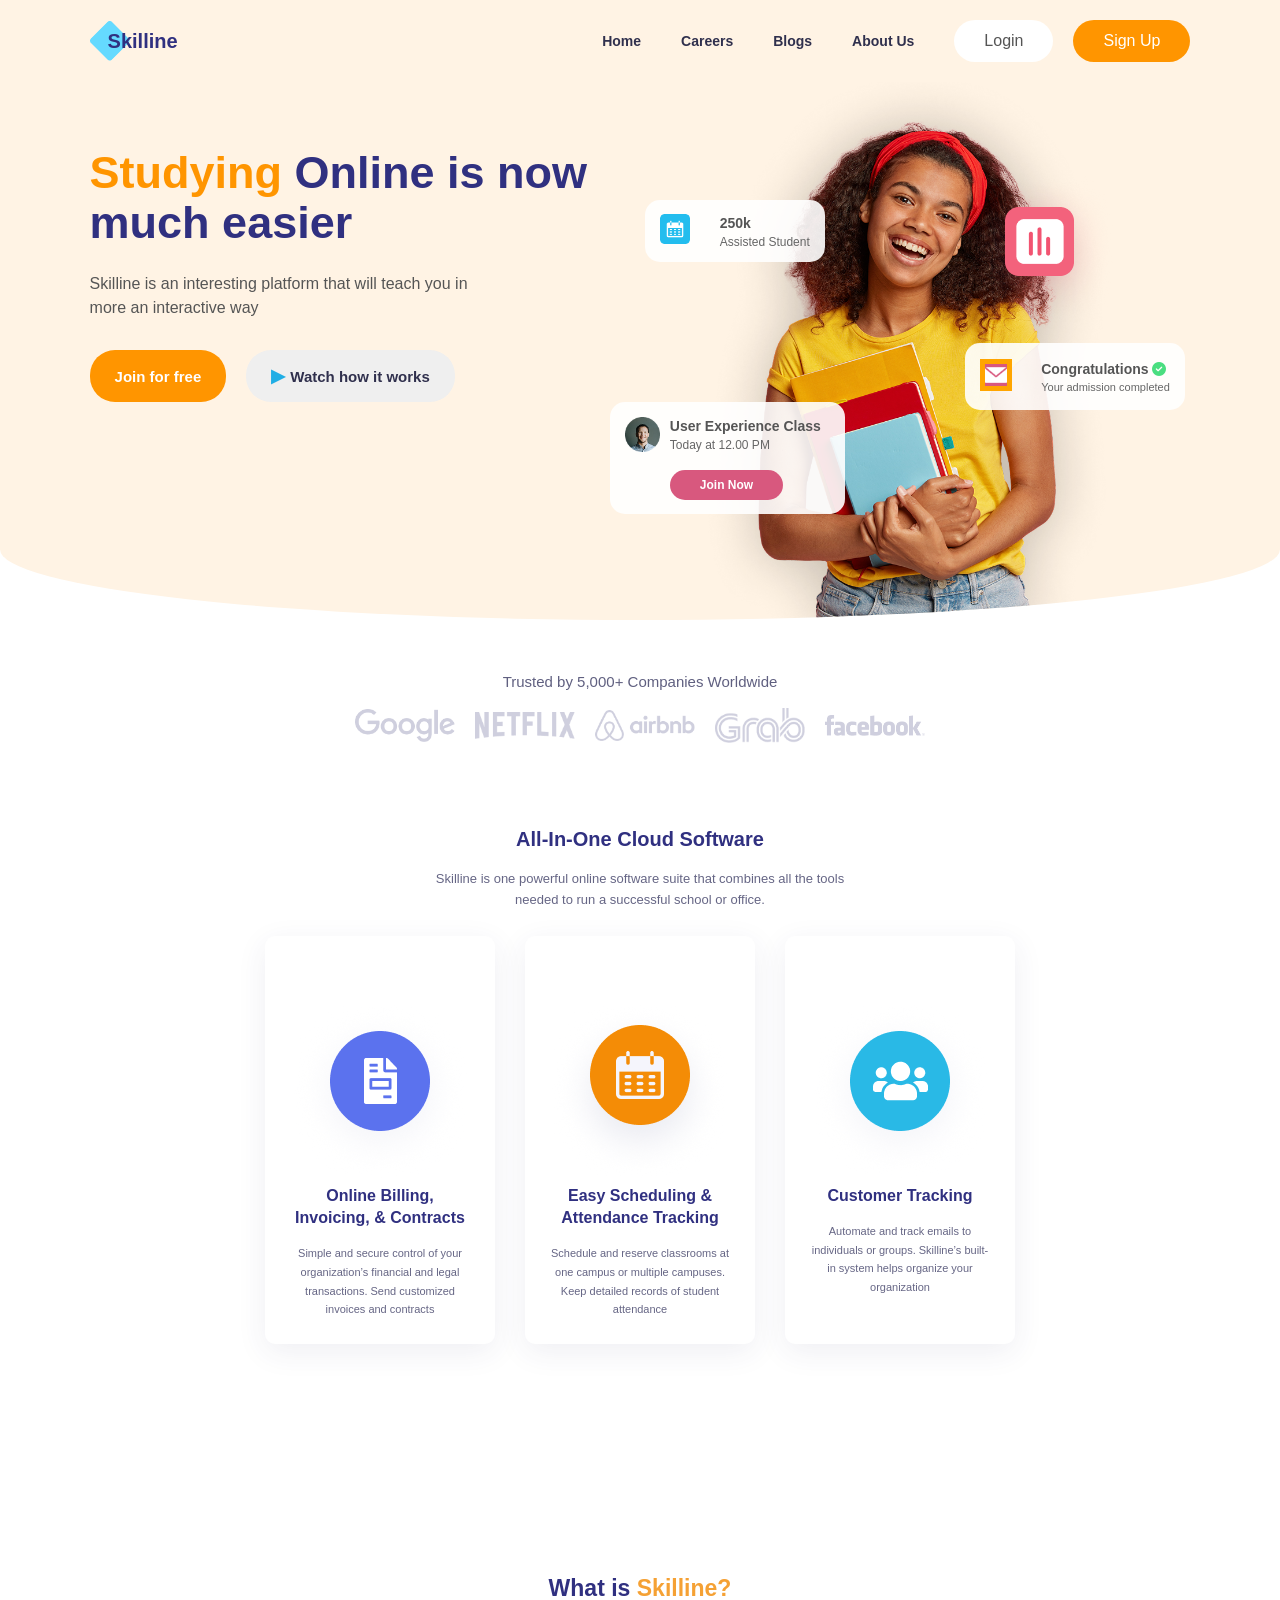
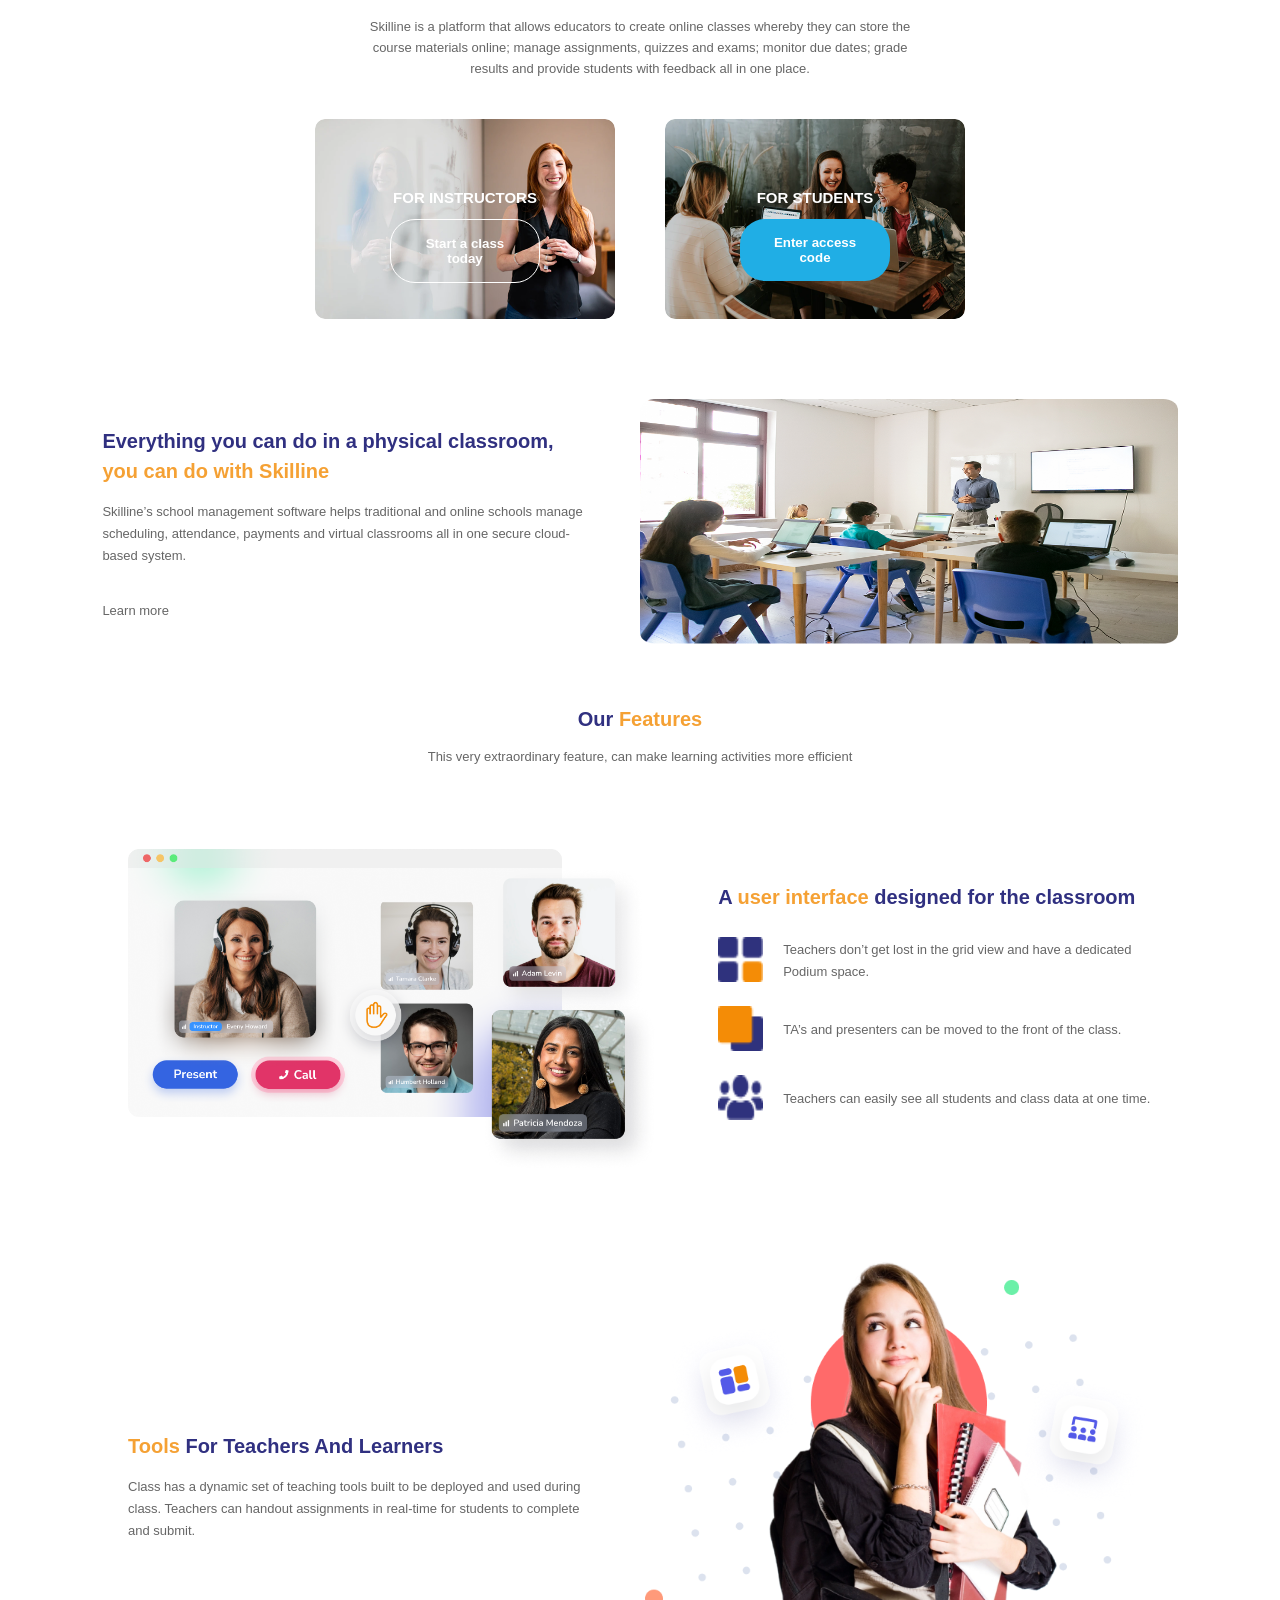
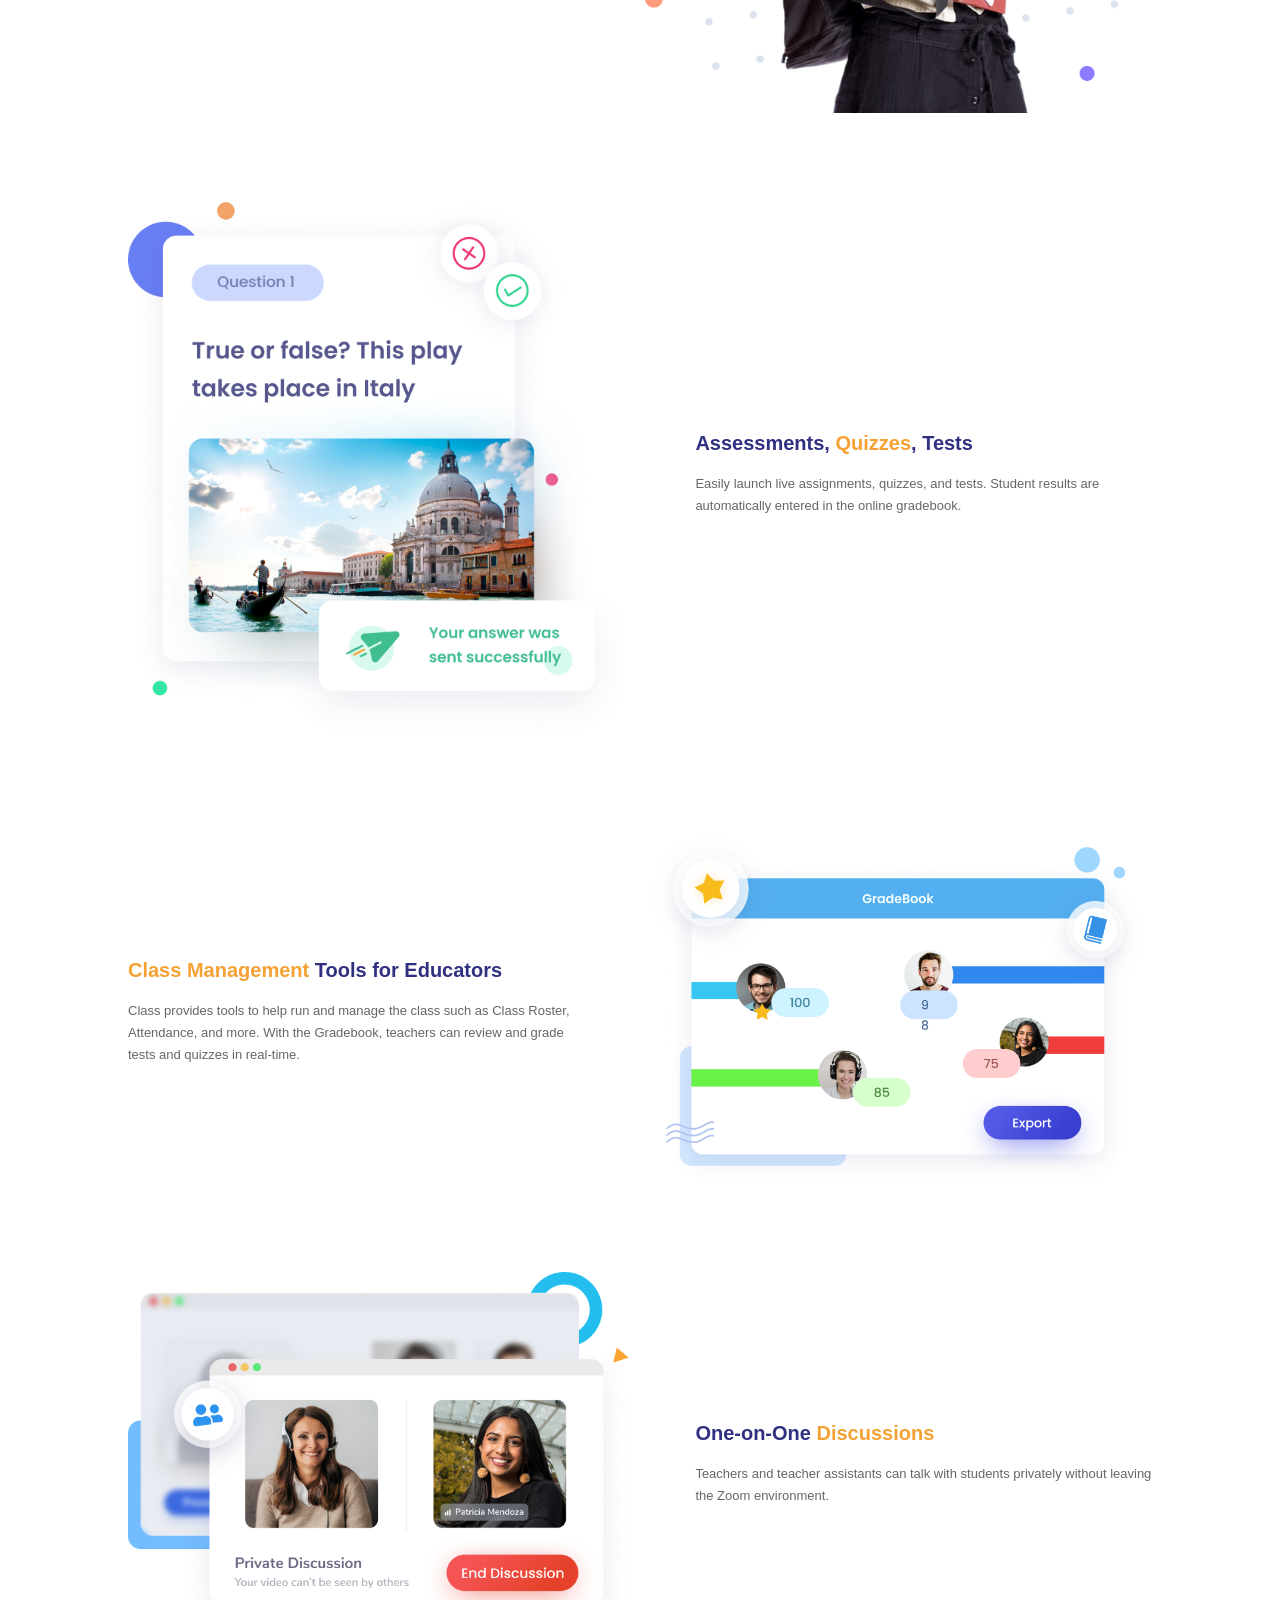
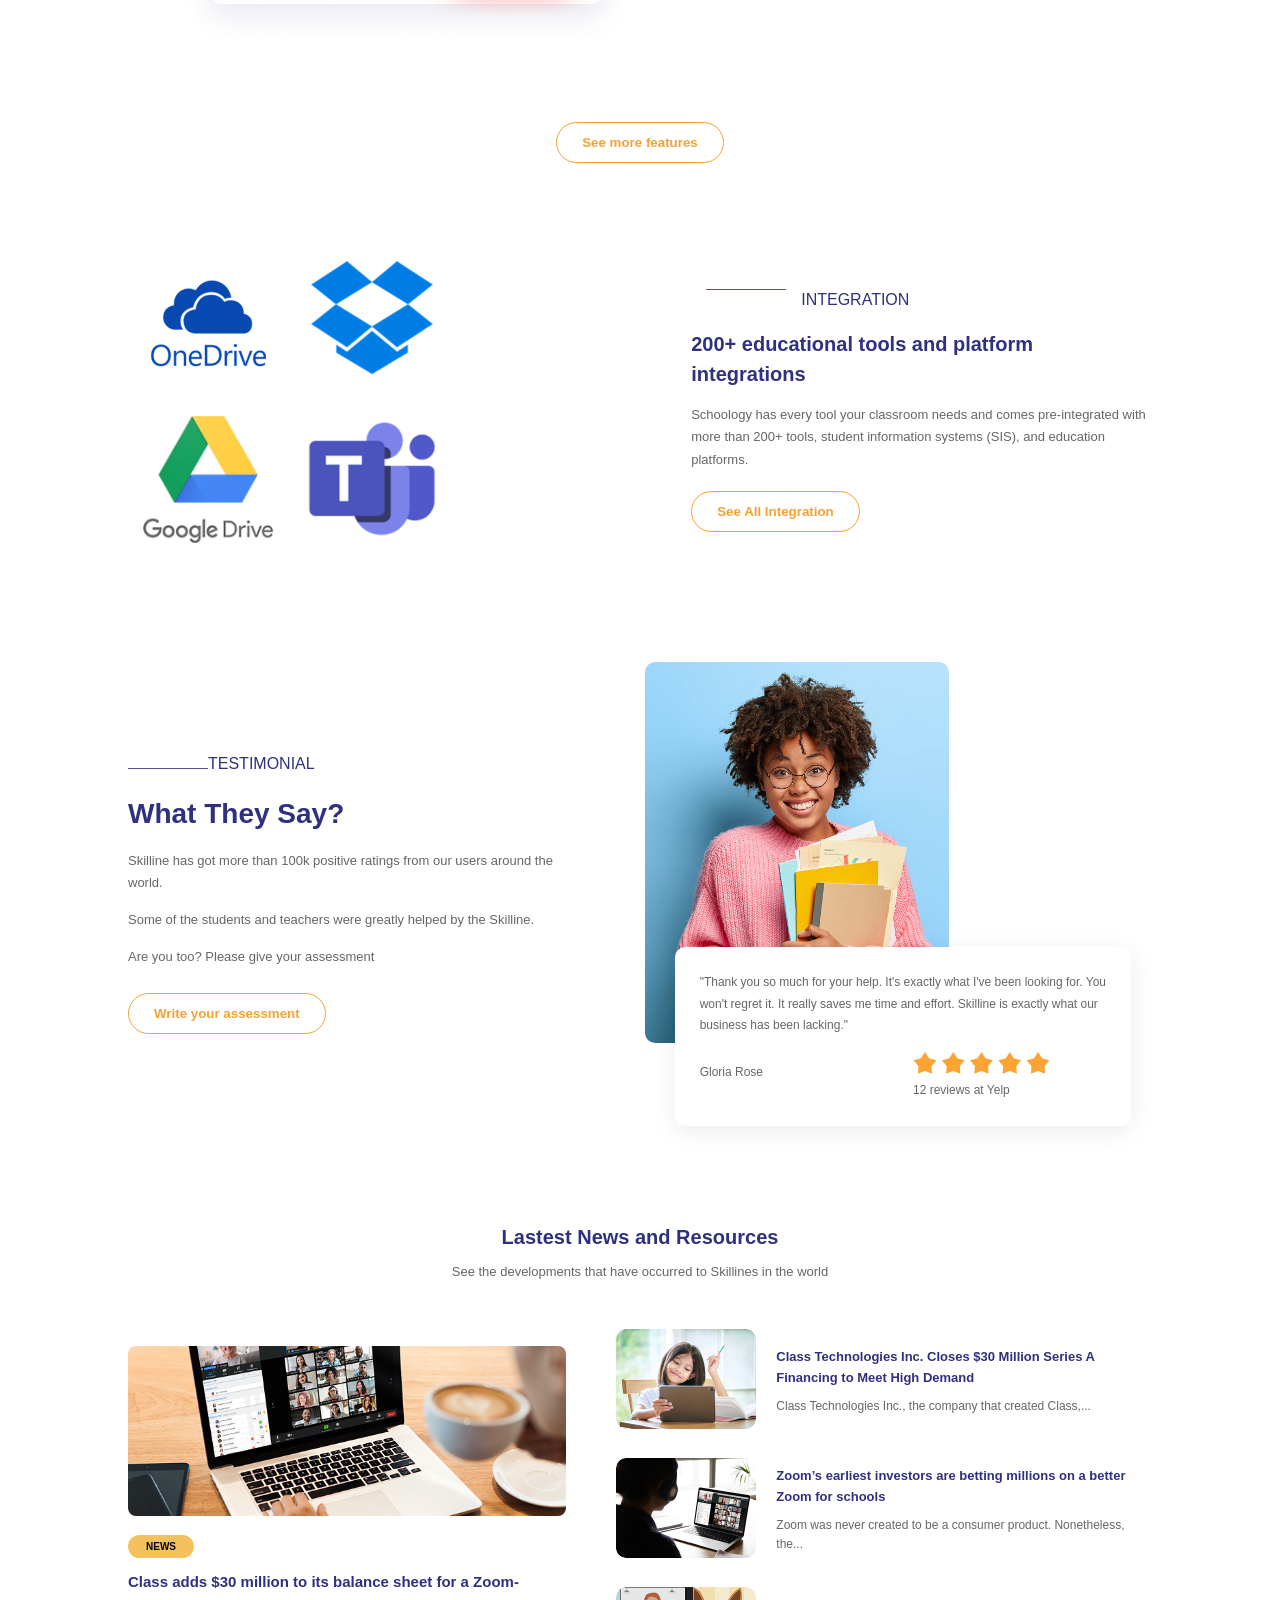
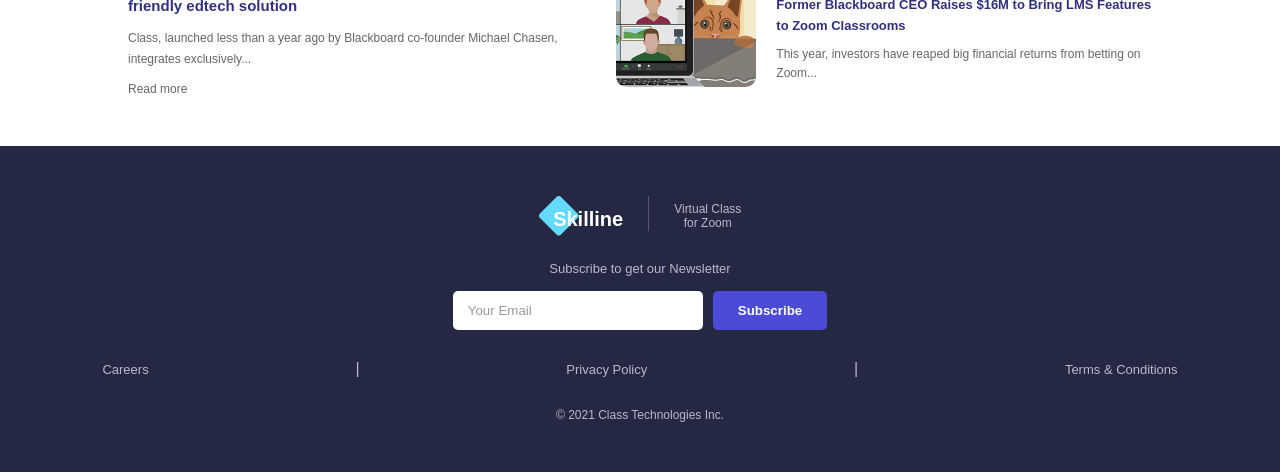
<file: index.html>
<!doctype html>
<html lang="en">
  <head>
    <meta charset="UTF-8" />
    <meta name="viewport" content="width=device-width, initial-scale=1.0" />
    <title>Online learning landing page</title>
    <link rel="stylesheet" href="css/main.css" />
    <link rel="stylesheet" href="https://cdnjs.cloudflare.com/ajax/libs/font-awesome/6.5.2/css/all.min.css">
  </head>
  <body>
    <div class="main-wrapper">
      <header>
        <div class="home-wrapper">
          <div class="header">
            <div class="logo">
              <img src="images/Polygon 1.png" width="40px" height="40px" />
              <span class="logo-text">Skilline </span>
            </div>
            <div class="navbar">
              <div class="nav">
                <ul>
                  <li><a href="#home">Home</a></li>
                  <li><a href="#careers">Careers</a></li>
                  <li><a href="#blogs">Blogs</a></li>
                  <li><a href="#about">About Us</a></li>
                </ul>
              </div>
              <div class="btn">
                <button class="btn-1">Login</button>
                <button class="btn-2">Sign Up</button>
              </div>
            </div>
          </div>
        </div>
      </header>

      <!-- main -->
      <main>
        <!-- home section -->
        <section class="hero"  id="home">
          <div class="hero-content">
            <h1><span>Studying</span> Online is now much easier</h1>

            <p class="p1">
              Skilline is an interesting platform that will teach you in more an
              interactive way
            </p>

            <div class="hero-buttons">
              <button>Join for free</button>
              <button class="watch">▶
              <span>Watch how it works</span></button>
            </div>
          </div>
          <div class="box">
            <div class="small-box1">
              <div class="student-box">
                <div><img src="images/Group 6.png" alt="" /></div>
                <div>
                  <strong>250k</strong>
                  <p>Assisted Student</p>
                </div>
              </div>
              <div class="user-box">
                <div><img src="images/Ellipse.png" alt="" /></div>
                <div>
                  <strong>User Experience Class</strong><br />
                  <p>Today at 12.00 PM</p>
                  <br />
                  <button>Join Now</button>
                </div>
              </div>
            </div>

            <div class="hero-image">
              <img
                src="images/lovely-teenage-girl-with-curly-hair-posing-yellow-tshirt-min 1.png"
                alt="Student"
              />
            </div>
            <div class="small-box2">
              <div class="icon"><img src="images/Group 9.png" alt="" /></div>
              <div class="congratulations-box">
                <div><img src="images/email 2 1.png" class="email" alt="" /></div>
                <div>
                  <strong>Congratulations <i class="fa-solid fa-circle-check"></i></strong>
                  <p>Your admission completed</p>
                </div>
              </div>
            </div>
          </div>
        </section>
        <!-- career section -->
        <section class="career-section" id="careers">
          <div class="wrapper">
            <div class="row-1">
              <p>Trusted by 5,000+ Companies Worldwide</p>
              <div>
                <img src="images/google-2015 1.png" alt="" />
                <img src="images/Vector (1).png" alt="" />
                <img src="images/Vector (2).png" alt="" />
                <img src="images/Vector (3).png" alt="" />
                <img src="images/Vector.png" alt="" />
              </div>
            </div>
            <div class="row-2">
              <h5>All-In-One Cloud Software</h5>
              <p>
                Skilline is one powerful online software suite that combines all
                the tools needed to run a successful school or office.
              </p>
            </div>
         
            <div class="row-4">
              <div>
                <div><img src="images/Group 79.png" alt="" /></div>
                <h5>Online Billing, Invoicing, & Contracts</h5>
                <p>
                  Simple and secure control of your organization’s financial and
                  legal transactions. Send customized invoices and contracts
                </p>
              </div>
              <div>
                <div><img src="images/Group 80.png" alt="" /></div>
                <h5>Easy Scheduling & Attendance Tracking</h5>
                <p>
                  Schedule and reserve classrooms at one campus or multiple
                  campuses. Keep detailed records of student attendance
                </p>
              </div>
              <div>
                   <div >
              
              
              <img src="images/Group 81.png" alt="" />
            </div>
                <h5>Customer Tracking</h5>
                <p>
                  Automate and track emails to individuals or groups. Skilline’s
                  built-in system helps organize your organization
                </p>
              </div>
            </div>
          </div>
        </section>
        <!-- blog section -->
        <section class="blog-section" id="blogs">
          <div class="blog-wrapper">
            <div class="blog-section">
              <div class="blog-row-1">
                <div class="ro1-content">
                  <h4>What is <span>Skilline?</span></h4>
                  <p>
                    Skilline is a platform that allows educators to create
                    online classes whereby they can store the course materials
                    online; manage assignments, quizzes and exams; monitor due
                    dates; grade results and provide students with feedback all
                    in one place.
                  </p>
                </div>

                <div>
                  <div>
                    <strong>FOR INSTRUCTORS</strong>
                    <button class="r-btn">Start a class today</button>
                    <img src="images/Rectangle 19.png" alt="" />
                  </div>
                  <div>
                    <strong>FOR STUDENTS</strong>
                    <button class="r-btn">Enter access code</button>
                    <img src="images/Rectangle 21.png" alt="" />
                  </div>
                </div>
              </div>
              <div class="blog-row-2">
                <div>
                  <strong
                    >Everything you can do in a physical classroom,
                    <span>you can do with Skilline</span></strong
                  >
                  <p>
                    Skilline’s school management software helps traditional and
                    online schools manage scheduling, attendance, payments and
                    virtual classrooms all in one secure cloud-based system.
                  </p>
                  <br />
                  <p>Learn more</p>
                </div>
                <div>
                  <img
                    src="images/confident-teacher-explaining-lesson-pupils 1.png"
                    alt=""
                  />
                </div>
              </div>
            </div>
          </div>
        </section>
        <!-- about section -->
        <section class="about-section" id="about">
          <div class="about">
            <div class="about-row-1">
              <h5>Our <span>Features</span></h5>
              <p>
                This very extraordinary feature, can make learning activities
                more efficient
              </p>
            </div>

            <div class="about-row-2">
              <div class="col-1">
                <img
                  src="images/Group 71.png"
                  alt=""
                  width="600px"
                  height="336px"
                />
              </div>
              <div class="col-2">
                <h4>
                  A <span>user interface</span> designed for the classroom
                </h4>
                <div class="about-row2-col2">
                  <div><img src="images/Group 72.png" alt="" /></div>
                  <div>
                    <p>
                      Teachers don’t get lost in the grid view and have a
                      dedicated Podium space.
                    </p>
                  </div>
                </div>
                <div class="about-row2-col3">
                  <div><img src="images/Group 73.png" alt="" /></div>
                  <div>
                    <p>
                      TA’s and presenters can be moved to the front of the
                      class.
                    </p>
                  </div>
                </div>
                <div class="about-row2-col4">
                  <div><img src="images/Vector (4).png" alt="" /></div>
                  <div>
                    <p>
                      Teachers can easily see all students and class data at one
                      time.
                    </p>
                  </div>
                </div>
              </div>
            </div>
            <div class="about-row-3">
              <div class="about-row-3-col-1">
                <h4><span> Tools</span> For Teachers And Learners</h4>
                <p>
                  Class has a dynamic set of teaching tools built to be deployed
                  and used during class. Teachers can handout assignments in
                  real-time for students to complete and submit.
                </p>
              </div>
              <div class="about-row-3-col-2">
                <img src="images/Group 122.png" alt="" />
              </div>
            </div>
            <div class="about-row-4">
              <div class="about-row-4-col-1">
                <img src="images/Group 92.png" alt="" />
              </div>
              <div class="about-row-4-col-2">
                <h4>Assessments, <span>Quizzes</span>, Tests</h4>
                <p>
                  Easily launch live assignments, quizzes, and tests. Student
                  results are automatically entered in the online gradebook.
                </p>
              </div>
            </div>
            <div class="about-row-5">
              <div class="about-row-5-col-1">
                <h4><span>Class Management</span> Tools for Educators</h4>
                <p>
                  Class provides tools to help run and manage the class such as
                  Class Roster, Attendance, and more. With the Gradebook,
                  teachers can review and grade tests and quizzes in real-time.
                </p>
              </div>
              <div class="about-row-5-col-2">
                <img src="images/Group 124.png" alt="" />
              </div>
            </div>
            <div class="about-row-6">
              <div class="about-row-6-col-1">
                <img src="images/Group 106.png" alt="" />
              </div>
              <div class="about-row-6-col-2">
                <h4>One-on-One <span>Discussions</span></h4>
                <p>
                  Teachers and teacher assistants can talk with students
                  privately without leaving the Zoom environment.
                </p>
              </div>
            </div>
            <div class="about-row-btn">
              <button>See more features</button>
            </div>
            <div class="about-row-7">
              <div>
                <img src="images/image 2.png" alt="" />
                <img src="images/image 5.png" alt="" />
                <img src="images/image 3.png" alt="" />
                <img src="images/image 6.png" alt="" />
              </div>
              <div>
                <img src="images/Line 5.png" alt="" />INTEGRATION
                <h4>200+ educational tools and platform integrations</h4>
                <p>
                  Schoology has every tool your classroom needs and comes
                  pre-integrated with more than 200+ tools, student information
                  systems (SIS), and education platforms.
                </p>
                <button>See All Integration</button>
              </div>
            </div>
            <div class="about-row-8">
              <div class="about-row-8-col-1">
                <img src="images/Line 5.png" alt="" />TESTIMONIAL
                <h4>What They Say?</h4>
                <p>
                  Skilline has got more than 100k positive ratings from our
                  users around the world.
                </p>
                <p>
                  Some of the students and teachers were greatly helped by the
                  Skilline.
                </p>
                <p>Are you too? Please give your assessment</p>
                <button>Write your assessment</button>
              </div>
              <div class="about-row-8-col-2">
                <div>
                  <img
                    src="images/smiling-woman-with-afro-posing-pink-sweater 1.png"
                    alt=""
                  />
                </div>
                <div>
                  <p>
                    "Thank you so much for your help. It's exactly what I've
                    been looking for. You won't regret it. It really saves me
                    time and effort. Skilline is exactly what our business has
                    been lacking."
                  </p>
                  <div class="name-rate">
                    <div class="name"><p>Gloria Rose</p></div>
                    <div class="rate">
                      <img src="images/Group 29.png" alt="" />
                      <p>12 reviews at Yelp</p>
                    </div>
                  </div>
                </div>
              </div>
            </div>
            <div class="about-row-9">
              <div class="about-row-9-R1">
                <h4>Lastest News and Resources</h4>
                <p>
                  See the developments that have occurred to Skillines in the
                  world
                </p>
              </div>
              <div class="about-row-9-R2">
                <div class="about-row-9-R2-col-1">
                  <img src="images/Rectangle 32.png" alt="" />
                  <button>NEWS</button>
                  <h5>
                    Class adds $30 million to its balance sheet for a
                    Zoom-friendly edtech solution
                  </h5>
                  <p>
                    Class, launched less than a year ago by Blackboard
                    co-founder Michael Chasen, integrates exclusively...
                  </p>
                  <p>Read more</p>
                </div>
                <div class="about-row-9-R2-col-2">
                  <div class="news-1">
                    <div><img src="images/Rectangle 33.png" alt="" /></div>
                    <div>
                      <h5>
                        Class Technologies Inc. Closes $30 Million Series A
                        Financing to Meet High Demand
                      </h5>
                      <p>
                        Class Technologies Inc., the company that created
                        Class,...
                      </p>
                    </div>
                  </div>
                  <div class="news-2">
                    <div><img src="images/Rectangle 34.png" alt="" /></div>
                    <div>
                      <h5>
                        Zoom’s earliest investors are betting millions on a
                        better Zoom for schools
                      </h5>
                      <p>
                        Zoom was never created to be a consumer product.
                        Nonetheless, the...
                      </p>
                    </div>
                  </div>
                  <div class="news-3">
                    <div><img src="images/Rectangle 37.png" alt="" /></div>
                    <div>
                      <h5>
                        Former Blackboard CEO Raises $16M to Bring LMS Features
                        to Zoom Classrooms
                      </h5>
                      <p>
                        This year, investors have reaped big financial returns
                        from betting on Zoom...
                      </p>
                    </div>
                  </div>
                </div>
              </div>
            </div>
          </div>
        </section>
      </main>
      <!-- footer -->
      <footer class="footer">
        <div class="footer-logo">
          <div>
            <img src="images/Polygon 1.png" alt="" />
            <strong class="text-logo">Skilline</strong>
          </div>

          <span>Virtual Class<br />for Zoom</span>
        </div>

        <div class="newsletter">
          <p>Subscribe to get our Newsletter</p>

          <div class="subscribe">
            <input type="email" placeholder="Your Email" />
            <button>Subscribe</button>
          </div>
        </div>

        <div class="footer-links">
          <a href="#">Careers</a>
          <span>|</span>
          <a href="#">Privacy Policy</a>
          <span>|</span>
          <a href="#">Terms & Conditions</a>
        </div>

        <p class="copyright">© 2021 Class Technologies Inc.</p>
      </footer>
    </div>
  </body>
</html>
</file>
<file: css/main.css>
* {
  margin: 0;
  padding: 0;
  box-sizing: border-box;
}

body {
  font-family: Arial, Helvetica, sans-serif;
  color: #303080;
}

a {
  color: #000000;
  text-decoration: none;
}

.home-wrapper {
  background-color: #fff3e4;
  padding: 30px 7% 0;
}

.header {
  display: flex;
  justify-content: space-between;
  align-items: center;
  position: fixed;
  top: 0;
  left: 0;
  width: 100%;
  padding: 20px 7%;
  background-color: #fff3e4;
  z-index: 1000;
}

.logo {
  display: flex;
  align-items: center;
  gap: 8px;
}
.logo img {
  width: 40px;
  height: 40px;
}
.logo-text {
  font-size: 20px;
  font-weight: 600;
  margin-left: -30px;
}

.navbar {
  display: flex;
  align-items: center;
  gap: 40px;
}

.nav ul {
  display: flex;
  align-items: center;
  gap: 40px;
  list-style: none;
}
.nav li {
  color: #30304d;
  font-size: 14px;
  cursor: pointer;
  font-weight: 800;
}
.nav li a {
  color: #30304d;
  text-decoration: none;
}
.nav li a:hover {
  color: blue;
}

.btn {
  display: flex;
  gap: 20px;
}
.btn button {
  padding: 12px 30px;
  border: none;
  border-radius: 25px;
  cursor: pointer;
}
.btn-1 {
  background-color: #ffffff;
  color: #555;
  font-size: 1rem;
  font-weight: 400;
}
.btn-2 {
  background-color: #ff9500;
  color: #ffffff;
  font-size: 1rem;
  font-weight: 400;
}

/* HERO */
.hero {
  position: relative;
  background-color: #fff3e4;
  min-height: 590px;
  padding: 100px 7% 0;
  display: flex;
  justify-content: space-between;
  align-items: center;
  overflow: hidden;
  border-radius: 0 0 50% 50%/0 0 12% 12%;
}

/* HERO CONTENT */
.hero-content {
  width: 48%;
  z-index: 3;
  margin-top: -200px;
}

.hero-content h1 {
  font-size: 45px;
  line-height: 1.1;
  color: #303080;
  max-width: 500px;
}

.hero-content h1 span {
  color: #ff9500;
}

/* DESCRIPTION */
.hero-content p {
  margin-top: 25px;
  line-height: 1.5;
  color: #555;
  max-width: 400px;
}

/* HERO BUTTONS */
.hero-buttons {
  display: flex;
  gap: 20px;
  margin-top: 30px;
}

.hero-buttons button {
  border: none;
  border-radius: 25px;
  cursor: pointer;
}

.hero-buttons button:first-child {
  padding: 15px 25px;
  color: #ffffff;
  font-size: 15px;
  background-color: #ff9500;
}

.watch {
  padding: 15px 25px;
  color: #20aee5;
  font-size: 18px;
  align-items: center;
  text-align: center;
}

.hero-buttons span {
  color: #30304d;
  font-size: 15px;
  font-weight: 800;
}

/* RIGHT SIDE */
.box {
  position: absolute;
  right: 9%;
  bottom: 0;
  width: 550px;
  height: 520px;
}

/* GIRL IMAGE */
.hero-image {
  position: absolute;
  right: 40px;
  bottom: 0;
  width: 430px;
  z-index: 2;
}

.hero-image img {
  display: block;
  width: 100%;
  height: auto;
}

/* 250K STUDENT CARD */
.small-box1 {
  position: absolute;
  left: -60px;
  top: 100px;
  z-index: 4;
}

.student-box {
  background-color: rgba(255, 255, 255, 0.9);
  padding: 15px;
  width: 180px;
  height: 62px;
  border-radius: 15px;
  display: flex;
  justify-content: space-between;
  align-items: center;
  gap: 12px;
  margin-left: 90px;
}

.student-box img {
  width: 30px;
  height: auto;
}

.student-box strong {
  font-size: 14px;
  color: #555;
}

.student-box p {
  font-size: 12px;
  color: #666;
  margin-top: 3px;
}

/* USER EXPERIENCE CARD */
.user-box {
  background-color: rgba(255, 255, 255, 0.9);
  padding: 15px;
  width: 235px;
  height: 112px;
  border-radius: 15px;
  display: flex;
  align-items: flex-start;
  gap: 10px;
  margin-top: 140px;
  margin-left: 55px;
}

.user-box img {
  width: 35px;
  height: 35px;
}

.user-box strong {
  font-size: 14px;
  color: #555;
}

.user-box p {
  font-size: 12px;
  color: #666;
  margin-top: 3px;
}

.user-box button {
  padding: 8px 30px;
  border: none;
  border-radius: 25px;
  background-color: #d8587e;
  color: #ffffff;
  cursor: pointer;
  font-size: 12px;
}

/* CONGRATULATIONS CARD */
.small-box2 {
  position: absolute;
  right: -70px;
  top: 215px;
  z-index: 4;
}

.congratulations-box {
  background-color: rgba(255, 255, 255, 0.9);
  padding: 15px;
  width: 220px;
  height: 67px;
  border-radius: 15px;
  display: flex;
  justify-content: space-between;
  align-items: center;
  gap: 12px;
  margin-top: 15px;
  margin-right: 50px;
}

.congratulations-box img {
  width: 32px;
  height: auto;
  background-color: #d8587e;
  border: 1px solid orange;
  border-width: 5px;
}

.congratulations-box strong {
  font-size: 14px;
  color: #555;
}
.congratulations-box strong .fa-circle-check {
  color: #4ade80;
}

.congratulations-box p {
  font-size: 11px;
  color: #666;
  margin-top: 3px;
}

.icon {
  margin-top: -140px;
}

/* CAREER SECTION */
.career-section {
  margin-top: 25px;
}

.wrapper {
  width: 100%;
  min-height: 100vh;
  padding: 28px 8% 70px;
  text-align: center;
}

/* FIRST ROW */
.row-1 {
  display: flex;
  flex-direction: column;
  align-items: center;
}
.row-1 > p {
  font-size: 15px;
  color: #606080;
  margin-bottom: 18px;
}
.row-1 {
  /* COMPANY LOGOS */
}
.row-1 > div {
  width: 100%;
  display: flex;
  align-items: center;
  justify-content: center;
  gap: 20px;
}
.row-1 {
  /* LOGO IMAGES */
}
.row-1 img {
  max-width: 100px;
  max-height: 35px;
}

/* SECOND ROW */
.row-2 {
  margin-top: 85px;
  display: flex;
  flex-direction: column;
  align-items: center;
  /* HEADING */
}
.row-2 h5 {
  font-size: 20px;
  color: #303080;
  font-weight: 700;
  margin-bottom: 18px;
}
.row-2 h5 span {
  color: #ff9500;
}
.row-2 {
  /* DESCRIPTION */
}
.row-2 p {
  max-width: 410px;
  font-size: 13px;
  line-height: 1.6;
  color: #666685;
}

/* THIRD ROW */
.row-3 {
  display: grid;
  grid-template-columns: repeat(3, 1fr);
  gap: 30px;
  max-width: 750px;
  margin: 82px auto 0;
  /* ICONS */
}
.row-3 img {
  width: 52px;
  height: 52px;
  justify-self: center;
  position: relative;
  z-index: 2;
}

/* FOURTH ROW */
.row-4 {
  display: grid;
  grid-template-columns: repeat(3, 1fr);
  gap: 30px;
  max-width: 750px;
  margin: -25px auto 0;
}
.row-4 > div {
  max-width: 450px;
  padding: 65px 25px 25px;
  background-color: #ffffff;
  border-radius: 10px;
  box-shadow: 0 8px 30px rgba(45, 45, 100, 0.08);
  margin-top: 50px;
  display: flex;
  flex-direction: column;
  align-items: center;
  transition: transform 0.3s ease;
}
.row-4 > div:hover {
  transform: translateY(-10px);
  background-color: aliceblue;
}
.row-4 h5 {
  max-width: 210px;
  font-size: 16px;
  line-height: 1.4;
  color: #303080;
  font-weight: 800;
  margin-bottom: 15px;
}
.row-4 p {
  max-width: 205px;
  font-size: 11px;
  line-height: 1.7;
  color: #666685;
}

/* BLOG SECTION */
.blog-wrapper {
  width: 100%;
  padding: 30px 8%;
}

/* FIRST ROW */
.blog-row-1 {
  text-align: center;
}
.blog-row-1 .ro1-content h4 {
  font-size: 23px;
  margin-bottom: 15px;
}
.blog-row-1 .ro1-content h4 span {
  color: #f5a134;
}
.blog-row-1 .ro1-content p {
  width: 550px;
  max-width: 100%;
  margin: auto;
  line-height: 1.6;
  color: #666;
  font-size: 13px;
}
.blog-row-1 {
  /* TOP IMAGES */
}
.blog-row-1 > div:nth-child(2) {
  display: flex;
  justify-content: center;
  gap: 50px;
  margin-top: 40px;
}
.blog-row-1 > div:nth-child(2) > div {
  width: 300px;
  height: 200px;
  position: relative;
  overflow: hidden;
  border-radius: 10px;
}
.blog-row-1 img {
  width: 100%;
  height: 100%;
  -o-object-fit: cover;
     object-fit: cover;
}
.blog-row-1 {
  /* TEXT ON IMAGES */
}
.blog-row-1 strong {
  position: absolute;
  top: 70px;
  left: 0;
  width: 100%;
  color: #ffffff;
  z-index: 2;
  font-size: 15px;
}
.blog-row-1 {
  /* BUTTONS ON IMAGES */
}
.blog-row-1 .r-btn {
  position: absolute;
  top: 100px;
  left: 50%;
  transform: translateX(-50%);
  padding: 1rem 2rem;
  border: 1px solid #ffffff;
  border-radius: 25px;
  background: transparent;
  color: #ffffff;
  z-index: 2;
}
.blog-row-1 > div:nth-child(2) > div:nth-child(2) button {
  background: #20aee5;
  border: none;
}

/* SECOND ROW */
.blog-row-2 {
  display: flex;
  justify-content: space-between;
  align-items: center;
  gap: 50px;
  margin-top: 80px;
  /* LEFT SIDE */
}
.blog-row-2 > div:first-child {
  width: 45%;
}
.blog-row-2 strong {
  font-size: 20px;
  line-height: 1.5;
}
.blog-row-2 strong span {
  color: #f5a134;
}
.blog-row-2 p {
  margin-top: 15px;
  line-height: 1.7;
  font-size: 13px;
  color: #666;
}
.blog-row-2 {
  /* RIGHT IMAGE */
}
.blog-row-2 > div:last-child {
  width: 50%;
}
.blog-row-2 img {
  width: 100%;
  height: 245px;
  border-radius: 10px;
}

/* ABOUT SECTION */
.about {
  width: 100%;
  padding: 30px 10%;
}
.about span {
  color: #f5a134;
}

/* FIRST ROW */
.about-row-1 {
  text-align: center;
}
.about-row-1 h5 {
  font-size: 20px;
  margin-bottom: 18px;
}
.about-row-1 p {
  color: #666;
  font-size: 13px;
}

/* SECOND ROW */
.about-row-2 {
  display: flex;
  align-items: center;
  justify-content: space-between;
  margin-top: 85px;
  gap: 60px;
}

/* LEFT IMAGE */
.col-1 {
  width: 55%;
}
.col-1 img {
  width: 100%;
  height: auto;
}

/* RIGHT CONTENT */
.col-2 {
  width: 45%;
}
.col-2 h4 {
  font-size: 20px;
  line-height: 1.5;
  margin-bottom: 25px;
}

/* FEATURES */
.about-row2-col2,
.about-row2-col3,
.about-row2-col4 {
  display: flex;
  align-items: center;
  gap: 20px;
  margin-bottom: 20px;
}
.about-row2-col2 img,
.about-row2-col3 img,
.about-row2-col4 img {
  width: 45px;
  height: 45px;
}
.about-row2-col2 p,
.about-row2-col3 p,
.about-row2-col4 p {
  color: #666;
  font-size: 13px;
  line-height: 1.7;
}

/* ROW 3 */
.about-row-3 {
  display: flex;
  align-items: center;
  justify-content: space-between;
  margin-top: 80px;
  gap: 60px;
}

.about-row-3-col-1 {
  width: 45%;
}
.about-row-3-col-1 h4 {
  font-size: 20px;
  line-height: 1.5;
  margin-bottom: 15px;
}
.about-row-3-col-1 p {
  color: #666;
  font-size: 13px;
  line-height: 1.7;
}

.about-row-3-col-2 {
  width: 50%;
}
.about-row-3-col-2 img {
  width: 100%;
  height: auto;
}

/* ROW 4 */
.about-row-4 {
  display: flex;
  align-items: center;
  justify-content: space-between;
  margin-top: 80px;
  gap: 60px;
}

.about-row-4-col-1 {
  width: 50%;
}
.about-row-4-col-1 img {
  width: 100%;
  height: auto;
}

.about-row-4-col-2 {
  width: 45%;
}
.about-row-4-col-2 h4 {
  font-size: 20px;
  line-height: 1.5;
  margin-bottom: 15px;
}
.about-row-4-col-2 h4 span {
  color: #f5a134;
}
.about-row-4-col-2 p {
  font-size: 13px;
  line-height: 1.7;
  color: #666;
}

/* ROW 5 */
.about-row-5 {
  display: flex;
  align-items: center;
  justify-content: space-between;
  margin-top: 80px;
  gap: 60px;
}

.about-row-5-col-1 {
  width: 45%;
}
.about-row-5-col-1 h4 {
  font-size: 20px;
  line-height: 1.5;
  margin-bottom: 15px;
}
.about-row-5-col-1 h4 span {
  color: #f5a134;
}
.about-row-5-col-1 p {
  font-size: 13px;
  line-height: 1.7;
  color: #666;
}

.about-row-5-col-2 {
  width: 50%;
}
.about-row-5-col-2 img {
  width: 100%;
  height: auto;
}

/* ROW 6 */
.about-row-6 {
  display: flex;
  align-items: center;
  justify-content: space-between;
  margin-top: 80px;
  gap: 60px;
}

.about-row-6-col-1 {
  width: 50%;
}
.about-row-6-col-1 img {
  width: 100%;
  height: auto;
}

.about-row-6-col-2 {
  width: 45%;
}
.about-row-6-col-2 h4 {
  font-size: 20px;
  line-height: 1.5;
  margin-bottom: 15px;
}
.about-row-6-col-2 h4 span {
  color: #f5a134;
}
.about-row-6-col-2 p {
  font-size: 13px;
  line-height: 1.7;
  color: #666;
}

/* SEE MORE BUTTON */
.about-row-btn {
  text-align: center;
  margin-top: 70px;
}
.about-row-btn button {
  padding: 12px 25px;
  border: 1px solid #f5a134;
  border-radius: 25px;
  background-color: #ffffff;
  color: #f5a134;
  cursor: pointer;
}

/* ROW 7 */
.about-row-7 {
  display: flex;
  align-items: center;
  justify-content: space-between;
  margin-top: 80px;
  gap: 60px;
}
.about-row-7 > div {
  width: 45%;
}
.about-row-7 img {
  max-width: 130px;
  margin: 15px;
}
.about-row-7 h4 {
  font-size: 20px;
  line-height: 1.5;
  margin-top: 20px;
}
.about-row-7 p {
  font-size: 13px;
  line-height: 1.7;
  color: #666;
  margin-top: 15px;
}
.about-row-7 button {
  margin-top: 20px;
  padding: 12px 25px;
  border: 1px solid #f5a134;
  border-radius: 25px;
  background-color: #ffffff;
  color: #f5a134;
}

/* ROW 8 */
.about-row-8 {
  display: flex;
  align-items: center;
  justify-content: space-between;
  margin-top: 100px;
  gap: 60px;
}

.about-row-8-col-1 {
  width: 45%;
}

.about-row-8-col-1 h4 {
  font-size: 28px;
  margin-top: 25px;
  margin-bottom: 20px;
}

.about-row-8-col-1 p {
  font-size: 13px;
  line-height: 1.7;
  color: #666;
  margin-bottom: 15px;
}

.about-row-8-col-1 button {
  margin-top: 10px;
  padding: 12px 25px;
  border: 1px solid #f5a134;
  border-radius: 25px;
  background-color: #ffffff;
  color: #f5a134;
}

.about-row-8-col-2 {
  width: 50%;
}

.about-row-8-col-2 > div:first-child {
  width: 60%;
}

.about-row-8-col-2 > div:first-child img {
  width: 100%;
  height: auto;
  border-radius: 10px;
}

.about-row-8-col-2 > div:last-child {
  background-color: #ffffff;
  padding: 25px;
  width: 90%;
  margin-top: -100px;
  margin-left: 30px;
  position: relative;
  box-shadow: 0 5px 25px rgba(0, 0, 0, 0.08);
  border-radius: 10px;
}

.about-row-8-col-2 > div:last-child p {
  font-size: 12px;
  line-height: 1.8;
  color: #666;
}

.name-rate {
  display: flex;
  gap: 150px;
  margin-top: 15px;
}

.name-rate .name {
  margin-top: 10px;
}

.about-row-9 {
  margin-top: 100px;
}
.about-row-9-R1 {
  text-align: center;
}
.about-row-9-R1 h4 {
  font-size: 20px;
  margin-bottom: 15px;
}
.about-row-9-R1 p {
  font-size: 13px;
  color: #666;
}
.about-row-9-R2 {
  display: flex;
  justify-content: space-between;
  align-items: center;
  gap: 50px;
  margin-top: 50px;
}
.about-row-9-R2-col-1 {
  width: 45%;
}
.about-row-9-R2-col-1 img {
  width: 100%;
  height: 170px;
  -o-object-fit: cover;
     object-fit: cover;
  border-radius: 8px;
}
.about-row-9-R2-col-1 button {
  margin-top: 15px;
  padding: 6px 18px;
  border: none;
  border-radius: 20px;
  background-color: #f5c15d;
  font-size: 10px;
}
.about-row-9-R2-col-1 h5 {
  font-size: 15px;
  line-height: 1.6;
  margin-top: 12px;
}
.about-row-9-R2-col-1 p {
  font-size: 12px;
  line-height: 1.7;
  color: #666;
  margin-top: 10px;
}
.about-row-9-R2-col-2 {
  width: 55%;
}

.news-1,
.news-2,
.news-3 {
  display: flex;
  justify-content: space-between;
  align-items: center;
  gap: 20px;
  margin-bottom: 25px;
}
.news-1 img,
.news-2 img,
.news-3 img {
  width: 140px;
  height: 100px;
  -o-object-fit: cover;
     object-fit: cover;
  border-radius: 10px;
}
.news-1 h5,
.news-2 h5,
.news-3 h5 {
  font-size: 13px;
  line-height: 1.6;
}
.news-1 p,
.news-2 p,
.news-3 p {
  font-size: 12px;
  line-height: 1.6;
  color: #666;
  margin-top: 8px;
}

.footer {
  background-color: #252842;
  color: #b8b9cc;
  padding: 50px 8%;
  text-align: center;
}

.footer-logo {
  display: flex;
  justify-content: center;
  align-items: center;
  gap: 25px;
}
.footer-logo div {
  border-right: 1px solid #555870;
  padding-right: 25px;
}
.footer-logo img {
  width: 40px;
  height: 40px;
  margin-bottom: -10px;
}
.footer-logo strong {
  color: #ffffff;
  font-size: 20px;
  margin-left: -30px;
  margin-top: -10px;
}
.footer-logo span {
  display: block;
  font-size: 12px;
  margin-top: 5px;
}

.newsletter {
  margin-top: 30px;
}
.newsletter p {
  font-size: 13px;
  margin-bottom: 15px;
}

.subscribe {
  display: flex;
  justify-content: center;
  gap: 10px;
}
.subscribe input {
  width: 250px;
  padding: 12px 15px;
  border: none;
  border-radius: 5px;
  outline: none;
}
.subscribe input::-moz-placeholder {
  color: #999;
}
.subscribe input::placeholder {
  color: #999;
}
.subscribe button {
  padding: 12px 25px;
  border: none;
  border-radius: 5px;
  background-color: #4b4bd8;
  color: #ffffff;
  cursor: pointer;
}

.footer-links {
  display: flex;
  justify-content: space-between;
  align-items: center;
  gap: 25px;
  margin-top: 30px;
}
.footer-links a {
  color: #b8b9cc;
  font-size: 13px;
}

.copyright {
  margin-top: 30px;
  font-size: 12px;
}

html,
body {
  width: 100%;
  max-width: 100%;
  overflow-x: hidden;
}

@media (max-width: 1024px) {
  .header {
    padding: 18px 5%;
  }
  .navbar {
    gap: 20px;
  }
  .nav ul {
    gap: 20px;
  }
  .btn {
    gap: 10px;
  }
  .btn button {
    padding: 10px 20px;
  }
  .hero {
    min-height: auto;
    padding: 80px 6% 40px;
  }
  .hero-content {
    width: 100%;
    margin-top: 0;
  }
  .hero-content h1 {
    font-size: 38px;
  }
  .box {
    right: 2%;
    width: 500px;
    height: 480px;
  }
  .hero-image {
    width: 380px;
    right: 30px;
    transform: translateX(50%);
  }
  .small-box1 {
    left: -30px;
  }
  .small-box2 {
    right: -30px;
  }
  .row-3,
  .row-4 {
    max-width: 90%;
    gap: 20px;
  }
  .about {
    padding: 30px 6%;
  }
  .about-row-2,
  .about-row-3,
  .about-row-4,
  .about-row-5,
  .about-row-6,
  .about-row-7,
  .about-row-8 {
    gap: 35px;
  }
  .blog-wrapper {
    padding: 30px 6%;
  }
  .blog-row-1 > div:nth-child(2) {
    gap: 25px;
  }
  .blog-row-1 > div:nth-child(2) > div {
    width: 280px;
  }
}
@media (max-width: 768px) {
  .header {
    position: relative;
    flex-direction: column;
    gap: 20px;
    padding: 20px 5%;
  }
  .navbar {
    width: 100%;
    flex-direction: column;
    gap: 20px;
  }
  .nav {
    width: 100%;
  }
  .nav ul {
    flex-direction: column;
    gap: 15px;
    width: 100%;
  }
  .btn {
    width: 100%;
    justify-content: center;
  }
  .btn button {
    padding: 10px 22px;
  }
  /*   HERO   */
  .home-wrapper {
    padding: 0;
    width: 100%;
  }
  .hero {
    min-height: auto;
    padding: 60px 6% 40px;
    flex-direction: column;
    align-items: center;
    overflow: hidden;
    border-radius: 0 0 30% 30%/0 0 5% 5%;
  }
  .hero-content {
    width: 100%;
    margin-top: 0;
    text-align: center;
    z-index: 5;
  }
  .hero-content h1 {
    font-size: 34px;
    line-height: 1.15;
    max-width: 500px;
    margin: 0 auto;
  }
  .hero-content p {
    max-width: 500px;
    margin: 20px auto 0;
  }
  .hero-buttons {
    justify-content: center;
    flex-wrap: wrap;
    margin-top: 25px;
  }
  /*   HERO IMAGE AREA   */
  .box {
    position: relative;
    right: auto;
    bottom: auto;
    width: 100%;
    max-width: 500px;
    height: 450px;
    margin: 30px auto 0;
  }
  /* MAIN IMAGE */
  .hero-image {
    position: absolute;
    width: 320px;
    max-width: 80%;
    right: 50%;
    bottom: 0;
    transform: translateX(50%);
    z-index: 2;
  }
  /*   FLOATING CARDS   */
  .small-box1 {
    position: absolute;
    left: 0;
    top: 50px;
    z-index: 4;
  }
  .student-box {
    margin-left: 0;
  }
  .small-box2 {
    position: absolute;
    right: 0;
    top: 180px;
    z-index: 4;
  }
  .congratulations-box {
    margin-right: -40px;
  }
  .user-box {
    margin-left: 0;
    margin-top: 110px;
  }
  .wrapper {
    padding: 40px 6%;
  }
  .row-1 > div {
    display: flex;
    justify-content: space-between;
    gap: 5px;
  }
  .row-3 {
    grid-template-columns: 1fr;
    gap: 50px;
    margin-top: 60px;
  }
  .row-4 {
    grid-template-columns: 3 1fr;
    gap: 15px;
    margin-top: -25px;
    margin-left: -20px;
  }
  .row-4 > div {
    width: 100%;
  }
  .blog-wrapper {
    padding: 30px 6%;
  }
  .blog-row-1 > div:nth-child(2) {
    flex-direction: column;
    align-items: center;
    gap: 25px;
  }
  .blog-row-1 > div:nth-child(2) > div {
    width: 100%;
    max-width: 400px;
  }
  .blog-row-2 {
    flex-direction: column;
    gap: 30px;
  }
  .blog-row-2 > div:first-child,
  .blog-row-2 > div:last-child {
    width: 100%;
  }
  .blog-row-2 img {
    height: auto;
  }
  .about {
    padding: 30px 6%;
  }
  .about-row-2,
  .about-row-3,
  .about-row-4,
  .about-row-5,
  .about-row-6,
  .about-row-7,
  .about-row-8 {
    flex-direction: column;
    gap: 35px;
    margin-top: 60px;
  }
  .about-row-2 > *,
  .about-row-3 > *,
  .about-row-4 > *,
  .about-row-5 > *,
  .about-row-6 > *,
  .about-row-7 > *,
  .about-row-8 > * {
    width: 100%;
  }
  .col-1,
  .col-2,
  .about-row-3-col-1,
  .about-row-3-col-2,
  .about-row-4-col-1,
  .about-row-4-col-2,
  .about-row-5-col-1,
  .about-row-5-col-2,
  .about-row-6-col-1,
  .about-row-6-col-2,
  .about-row-7 > div,
  .about-row-8-col-1,
  .about-row-8-col-2 {
    width: 100%;
  }
  .about-row-8-col-2 > div:first-child {
    width: 100%;
  }
  .about-row-8-col-2 > div:last-child {
    width: 95%;
    margin: -50px auto 0;
  }
  .name-rate {
    gap: 30px;
    justify-content: space-between;
  }
  .about-row-9-R2 {
    flex-direction: column;
    gap: 40px;
  }
  .about-row-9-R2-col-1,
  .about-row-9-R2-col-2 {
    width: 100%;
  }
  .news-1,
  .news-2,
  .news-3 {
    align-items: flex-start;
  }
  .footer {
    padding: 35px 6%;
  }
  .footer-logo {
    flex-direction: column;
  }
  .footer-logo div {
    border-right: none;
    border-bottom: 1px solid #555870;
    padding-right: 0;
    padding-bottom: 15px;
  }
  .subscribe {
    flex-direction: column;
    align-items: center;
  }
  .subscribe input {
    width: 100%;
    max-width: 300px;
  }
  .subscribe button {
    width: 150px;
  }
  .footer-links {
    flex-wrap: wrap;
    gap: 15px;
  }
}
button {
  font-weight: bold;
  transition: transform 0.3s ease, box-shadow 0.3s ease;
}

button:hover {
  transform: translateY(-5px);
  box-shadow: 0 5px 15px rgba(0, 0, 0, 0.15);
}/*# sourceMappingURL=main.css.map */
</file>
